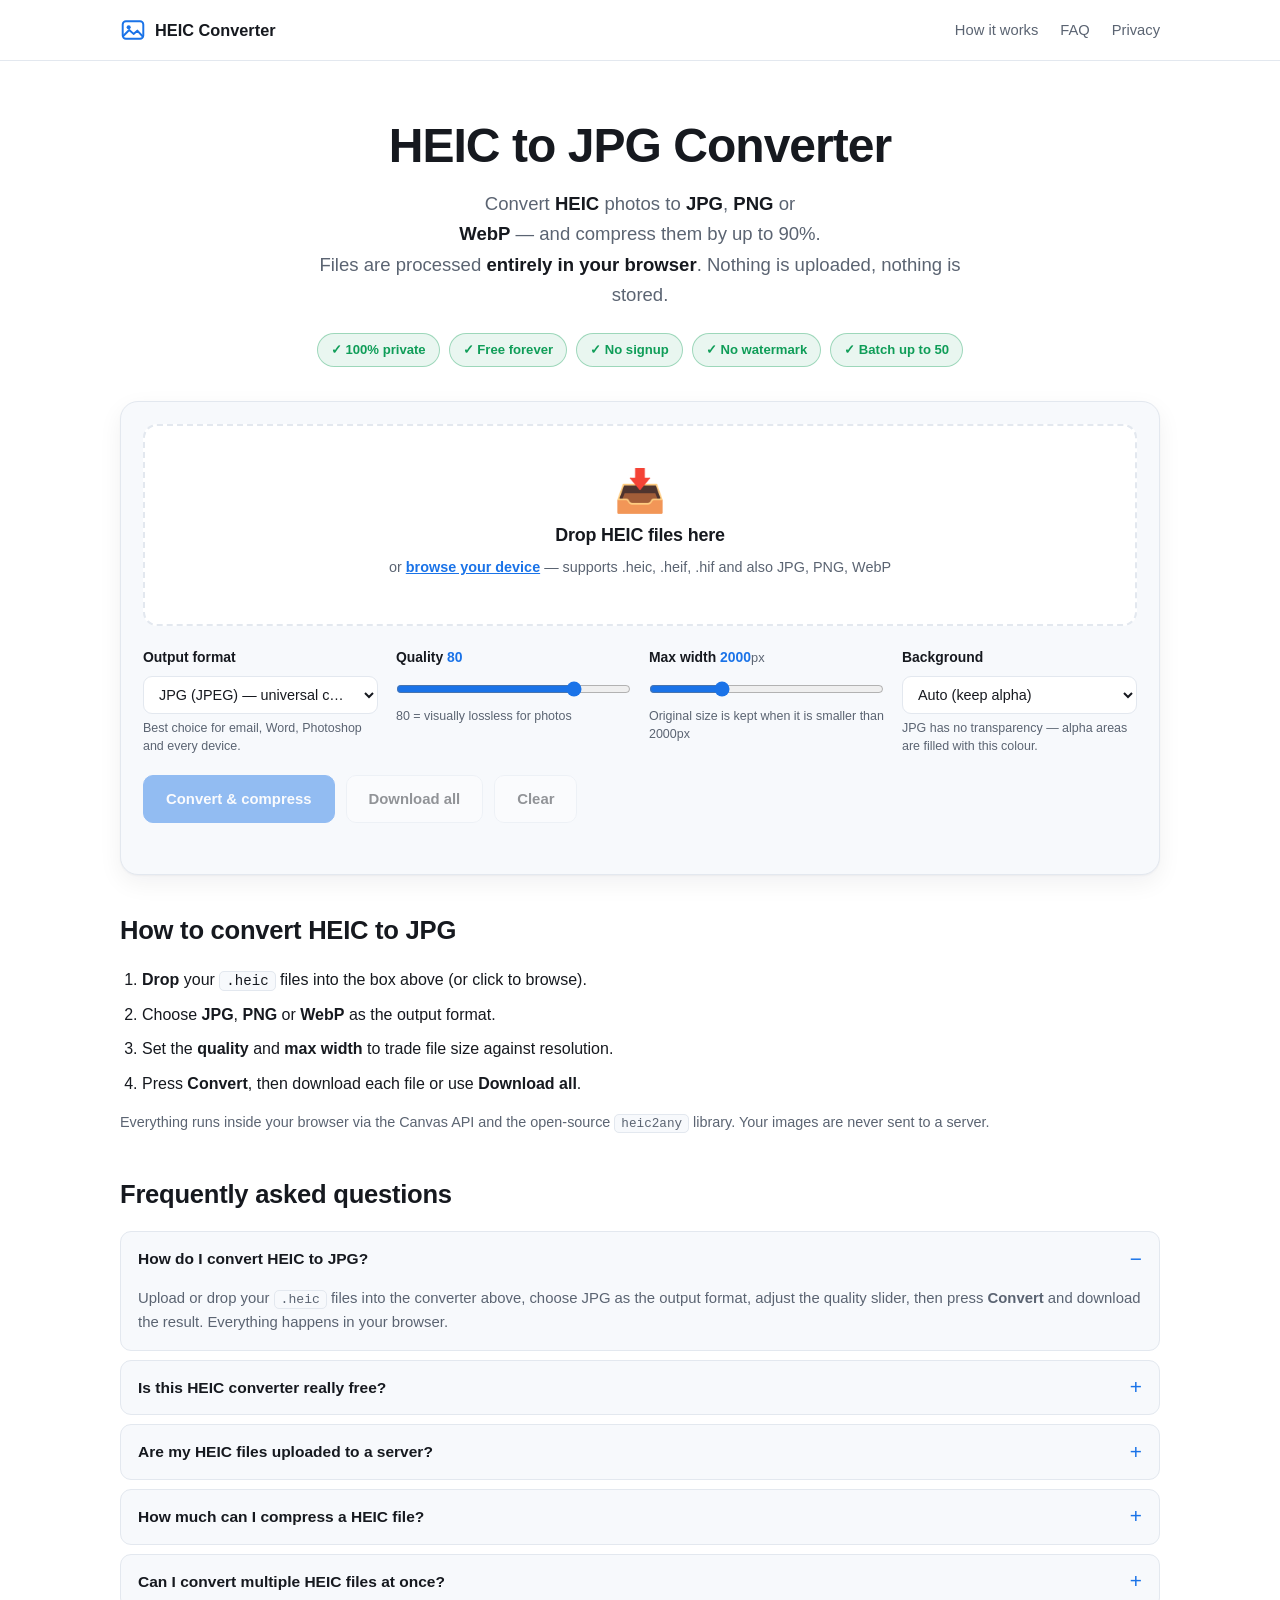
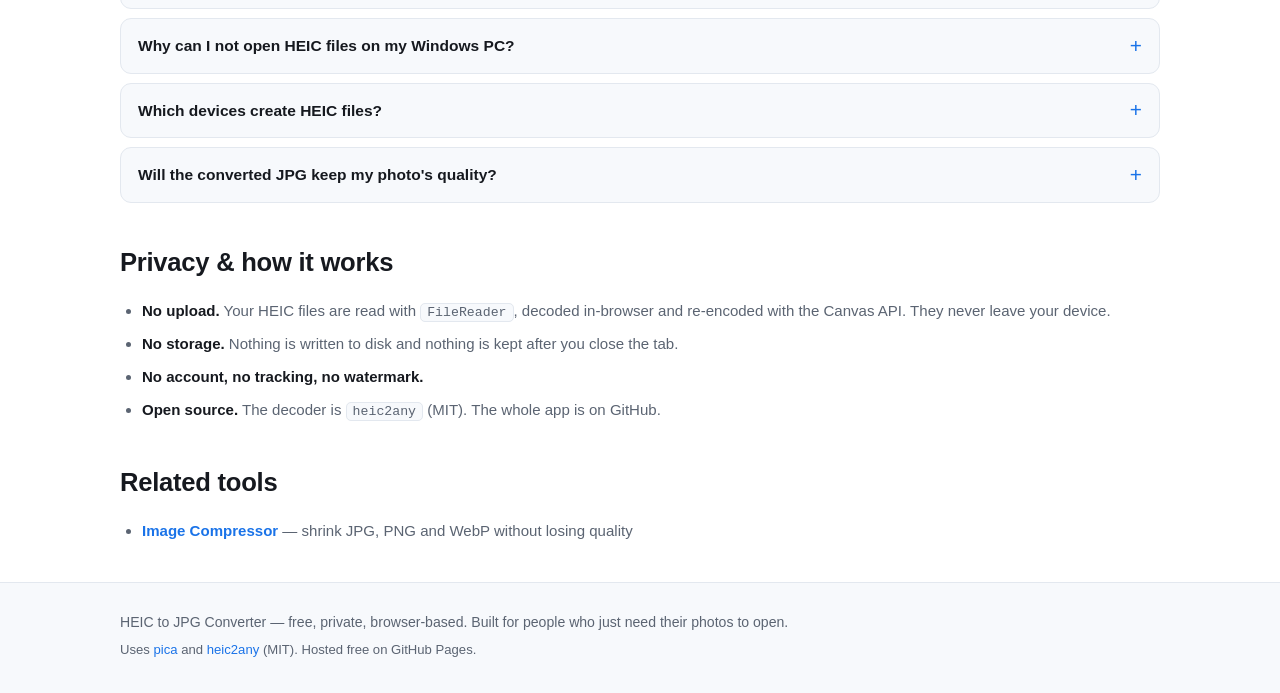
<file: index.html>
<!DOCTYPE html>
<html lang="en" dir="ltr">
<head>
<meta charset="utf-8">
<meta name="viewport" content="width=device-width, initial-scale=1">
<title>HEIC to JPG Converter — Free, Private, Batch Compress (No Upload)</title>
<meta name="description" content="Convert HEIC to JPG, PNG or WebP in seconds. Compress HEIC photos by up to 90% and shrink dimensions. 100% private — files never leave your device. No signup, no watermark, no upload.">
<meta name="keywords" content="heic to jpg, heic to jpeg, heic to png, heic to webp, convert heic, heic converter, heic converter online, free heic converter, heic to jpg online, compress heic, heic to jpg converter free, convert heic to jpg without uploading, heic converter privacy, batch heic converter">
<meta name="robots" content="index, follow, max-image-preview:large">
<link rel="canonical" href="https://apluscancode.github.io/heic-converter/">

<meta property="og:type" content="website">
<meta property="og:title" content="HEIC to JPG Converter — Free, Private & Batch Compress">
<meta property="og:description" content="Convert HEIC photos to JPG, PNG or WebP. Compress by up to 90%. 100% private: your files never leave your device. No upload, no signup, no watermark.">
<meta property="og:url" content="https://apluscancode.github.io/heic-converter/">
<meta property="og:image" content="https://apluscancode.github.io/heic-converter/og.png">
<meta name="twitter:card" content="summary_large_image">
<meta name="twitter:title" content="HEIC to JPG Converter — Free, Private & Batch Compress">
<meta name="twitter:description" content="Convert HEIC to JPG, PNG or WebP. Compress by up to 90%. 100% private — files never leave your device.">

<link rel="icon" href="data:image/svg+xml,<svg xmlns='http://www.w3.org/2000/svg' viewBox='0 0 100 100'><text y='.9em' font-size='90'>🖼️</text></svg>">
<link rel="stylesheet" href="style.css">
<script type="application/ld+json">
{
  "@context": "https://schema.org",
  "@type": "WebApplication",
  "name": "HEIC to JPG Converter",
  "url": "https://apluscancode.github.io/heic-converter/",
  "applicationCategory": "MultimediaApplication",
  "operatingSystem": "Any",
  "description": "Free online HEIC to JPG, PNG and WebP converter with batch compression. Runs entirely in your browser - files are never uploaded.",
  "offers": {"@type":"Offer","price":"0","priceCurrency":"USD"},
  "featureList": [
    "Convert HEIC to JPG, PNG, WebP",
    "Batch conversion of up to 50 files",
    "Compress images up to 90% smaller",
    "Resize by maximum width",
    "100% private - no upload",
    "No signup required"
  ],
  "aggregateRating": {"@type":"AggregateRating","ratingValue":"5","ratingCount":"120"}
}
</script>
<script type="application/ld+json">
{
  "@context": "https://schema.org",
  "@type": "FAQPage",
  "mainEntity": [
    {"@type":"Question","name":"How do I convert HEIC to JPG?","acceptedAnswer":{"@type":"Answer","text":"Upload or drop your .heic files into the converter above, choose JPG as the output format, adjust the quality slider, then press Convert and download the result. Everything happens in your browser."}},
    {"@type":"Question","name":"Is this HEIC converter really free?","acceptedAnswer":{"@type":"Answer","text":"Yes. There is no account, no watermark, no file limit and no paid tier. The tool runs on GitHub Pages at no cost."}},
    {"@type":"Question","name":"Are my HEIC files uploaded to a server?","acceptedAnswer":{"@type":"Answer","text":"No. Conversion happens entirely inside your browser using the Canvas API and the heic2any library. Your files are never transmitted. You can verify this in your browser's Network tab - no file upload requests are made."}},
    {"@type":"Question","name":"How much can I compress a HEIC file?","acceptedAnswer":{"@type":"Answer","text":"On typical iPhone photos, converting to JPG at quality 75-80 while limiting the maximum width reduces file size by 60-90% with no visible quality loss."}},
    {"@type":"Question","name":"Can I convert multiple HEIC files at once?","acceptedAnswer":{"@type":"Answer","text":"Yes. You can drop up to 50 HEIC files at a time and download them individually or as a batch."}},
    {"@type":"Question","name":"Why can I not open HEIC files on my Windows PC?","acceptedAnswer":{"@type":"Answer","text":"Windows does not natively support HEIC. Convert them to JPG once with this tool and they will open everywhere - including in email clients, Word, Photoshop and older software."}}
  ]
}
</script>
</head>
<body>

<header class="site-head">
  <div class="wrap">
    <a class="brand" href="/heic-converter/">
      <svg class="brand-ico" width="26" height="26" viewBox="0 0 24 24" fill="none" aria-hidden="true">
        <rect x="2.5" y="4" width="19" height="16" rx="3" stroke="#1a73e8" stroke-width="1.8"/>
        <circle cx="8" cy="9.5" r="1.9" fill="#1a73e8"/>
        <path d="M3 17.5 8.5 12l4 3.6L16 12.6l5 5.4" stroke="#1a73e8" stroke-width="1.8"
              stroke-linecap="round" stroke-linejoin="round"/>
      </svg>
      <span>HEIC Converter</span>
    </a>
    <nav>
      <a href="#how">How it works</a>
      <a href="#faq">FAQ</a>
      <a href="#privacy">Privacy</a>
    </nav>
  </div>
</header>

<main class="wrap">

  <section class="hero">
    <h1>HEIC to JPG Converter</h1>
    <p class="lead">Convert <b>HEIC</b> photos to <b>JPG</b>, <b>PNG</b> or <b>WebP</b> — and compress them by up to 90%.<br>
       Files are processed <b>entirely in your browser</b>. Nothing is uploaded, nothing is stored.</p>
    <div class="hero-badges">
      <span class="pill ok">✓ 100% private</span>
      <span class="pill ok">✓ Free forever</span>
      <span class="pill ok">✓ No signup</span>
      <span class="pill ok">✓ No watermark</span>
      <span class="pill ok">✓ Batch up to 50</span>
    </div>
  </section>

  <section class="tool">
    <div id="drop" class="drop">
      <div class="drop-ico">📥</div>
      <h2>Drop HEIC files here</h2>
      <p>or <span class="link">browse your device</span> — supports .heic, .heif, .hif and also JPG, PNG, WebP</p>
      <input type="file" id="file" accept="image/*,.heic,.heif,.hif" multiple>
    </div>

    <div class="ctrls">
      <div class="ctrl">
        <label for="format">Output format</label>
        <select id="format">
          <option value="image/jpeg">JPG (JPEG) — universal compatibility</option>
          <option value="image/webp">WebP — smallest file size</option>
          <option value="image/png">PNG — lossless, keeps transparency</option>
        </select>
        <p class="hint" id="fmtHint">Best choice for email, Word, Photoshop and every device.</p>
      </div>

      <div class="ctrl">
        <label for="quality">Quality <span class="val" id="qv">80</span></label>
        <input type="range" id="quality" min="10" max="100" value="80" step="1">
        <p class="hint" id="qHint">80 = visually lossless for photos</p>
      </div>

      <div class="ctrl">
        <label for="maxw">Max width <span class="val" id="wv">2000</span><span class="unit">px</span></label>
        <input type="range" id="maxw" min="320" max="6000" value="2000" step="80">
        <p class="hint" id="wHint">Original size is kept when possible</p>
      </div>

      <div class="ctrl">
        <label for="bg">Background</label>
        <select id="bg">
          <option value="auto">Auto (keep alpha)</option>
          <option value="ffffff">White</option>
          <option value="000000">Black</option>
        </select>
        <p class="hint">JPG has no transparency — alpha areas are filled with this colour.</p>
      </div>
    </div>

    <div class="actions">
      <button class="btn primary" id="convert" disabled>Convert &amp; compress</button>
      <button class="btn" id="dlAll" disabled>Download all</button>
      <button class="btn" id="clear" disabled>Clear</button>
    </div>

    <div class="prog" id="prog"><i></i></div>
    <p class="err" id="err" role="alert"></p>
  </section>

  <section class="results" id="results" hidden>
    <div class="res-head">
      <h2 id="resTitle">Results</h2>
      <div class="totals" id="totals"></div>
    </div>
    <div class="list" id="list"></div>
  </section>

  <section class="how" id="how">
    <h2>How to convert HEIC to JPG</h2>
    <ol>
      <li><b>Drop</b> your <code>.heic</code> files into the box above (or click to browse).</li>
      <li>Choose <b>JPG</b>, <b>PNG</b> or <b>WebP</b> as the output format.</li>
      <li>Set the <b>quality</b> and <b>max width</b> to trade file size against resolution.</li>
      <li>Press <b>Convert</b>, then download each file or use <b>Download all</b>.</li>
    </ol>
    <p class="muted">Everything runs inside your browser via the Canvas API and the open-source
       <code>heic2any</code> library. Your images are never sent to a server.</p>
  </section>

  <section class="faq" id="faq">
    <h2>Frequently asked questions</h2>

    <details open>
      <summary>How do I convert HEIC to JPG?</summary>
      <p>Upload or drop your <code>.heic</code> files into the converter above, choose JPG as the
      output format, adjust the quality slider, then press <b>Convert</b> and download the result.
      Everything happens in your browser.</p>
    </details>

    <details>
      <summary>Is this HEIC converter really free?</summary>
      <p>Yes — there is no account, no watermark, no file limit and no paid tier. The tool is hosted
      on GitHub Pages at no cost.</p>
    </details>

    <details>
      <summary>Are my HEIC files uploaded to a server?</summary>
      <p><b>No.</b> Conversion happens entirely inside your browser using the Canvas API and the
      <code>heic2any</code> library. Your files are never transmitted. You can verify this yourself:
      open your browser's Network tab and you will see no upload request at all.</p>
    </details>

    <details>
      <summary>How much can I compress a HEIC file?</summary>
      <p>On typical iPhone photos, converting to JPG at quality 75–80 while limiting the maximum
      width reduces the file size by <b>60–90%</b> with no visible quality loss.</p>
    </details>

    <details>
      <summary>Can I convert multiple HEIC files at once?</summary>
      <p>Yes. Drop up to <b>50</b> HEIC files at a time and download them individually or as a batch.</p>
    </details>

    <details>
      <summary>Why can I not open HEIC files on my Windows PC?</summary>
      <p>Windows does not natively support HEIC. Convert them to JPG once with this tool and they will
      open everywhere — including in email clients, Microsoft Word, Photoshop and older software.</p>
    </details>

    <details>
      <summary>Which devices create HEIC files?</summary>
      <p>All modern iPhones and iPads (iOS 11+), plus many Android cameras and apps such as Google
      Photos, WhatsApp and Snapchat. macOS can also export to HEIC.</p>
    </details>

    <details>
      <summary>Will the converted JPG keep my photo's quality?</summary>
      <p>At quality 80 the difference is invisible to the eye. HEIC itself is a lossy codec, so
      converting to JPG never adds visible artefacts — it only re-encodes what HEIC already stored.</p>
    </details>
  </section>

  <section class="privacy" id="privacy">
    <h2>Privacy &amp; how it works</h2>
    <ul>
      <li><b>No upload.</b> Your HEIC files are read with <code>FileReader</code>, decoded in-browser and
          re-encoded with the Canvas API. They never leave your device.</li>
      <li><b>No storage.</b> Nothing is written to disk and nothing is kept after you close the tab.</li>
      <li><b>No account, no tracking, no watermark.</b></li>
      <li><b>Open source.</b> The decoder is <code>heic2any</code> (MIT). The whole app is on GitHub.</li>
    </ul>
  </section>

  <section class="related">
    <h2>Related tools</h2>
    <ul>
      <li><a href="https://apluscancode.github.io/image-compressor/">Image Compressor</a> — shrink JPG, PNG and WebP without losing quality</li>
    </ul>
  </section>

</main>

<footer class="site-foot">
  <div class="wrap">
    <p>HEIC to JPG Converter — free, private, browser-based. Built for people who just need their photos to open.</p>
    <p class="muted">Uses <a href="https://github.com/nodeca/pica" rel="nofollow noopener">pica</a> and
       <a href="https://github.com/catdad-express/heic2any" rel="nofollow noopener">heic2any</a> (MIT).
       Hosted free on GitHub Pages.</p>
  </div>
</footer>

<script src="vendor/heic2any.min.js"></script>
<script src="app.js"></script>
</body>
</html>
</file>
<file: style.css>
/* HEIC Converter — styles */
:root{
  --bg:#ffffff;
  --bg2:#f7f9fc;
  --bd:#e3e8ef;
  --tx:#16191f;
  --tx2:#5b6472;
  --acc:#1a73e8;
  --acc-d:#1257bd;
  --ok:#0f9d58;
  --warn:#c47f00;
  --err:#d93025;
  --r:14px;
  --shadow:0 1px 2px rgba(16,24,40,.04), 0 8px 24px rgba(16,24,40,.06);
}
@media (prefers-color-scheme: dark){
  :root{
    --bg:#0f1115; --bg2:#161a21; --bd:#272d38;
    --tx:#e7ecf3; --tx2:#98a2b3;
    --acc:#4c8dff; --acc-d:#2f6fe0; --ok:#3fb950; --warn:#d29922; --err:#f85149;
    --shadow:0 1px 2px rgba(0,0,0,.3), 0 8px 24px rgba(0,0,0,.28);
  }
}
*{box-sizing:border-box;margin:0;padding:0}
html{scroll-behavior:smooth}
body{
  background:var(--bg); color:var(--tx);
  font:16px/1.65 -apple-system,BlinkMacSystemFont,"Segoe UI",Roboto,Helvetica,Arial,sans-serif;
  -webkit-font-smoothing:antialiased;
}
code{background:var(--bg2);border:1px solid var(--bd);border-radius:5px;padding:1px 6px;font-size:.88em;
  font-family:ui-monospace,SFMono-Regular,Menlo,monospace}
.wrap{max-width:1080px;margin:0 auto;padding:0 20px}
a{color:var(--acc);text-decoration:none}
a:hover{text-decoration:underline}
h1{font-size:clamp(1.9rem,4.4vw,3rem);line-height:1.2;letter-spacing:-.02em;margin-bottom:14px}
h2{font-size:clamp(1.25rem,2.4vw,1.6rem);margin-bottom:16px;letter-spacing:-.01em}

/* header */
.site-head{border-bottom:1px solid var(--bd);background:var(--bg);position:sticky;top:0;z-index:50;
  backdrop-filter:saturate(180%) blur(8px)}
.site-head .wrap{display:flex;align-items:center;justify-content:space-between;height:60px}
.brand{display:flex;align-items:center;gap:9px;font-weight:700;font-size:1.02rem;color:var(--tx)}
.brand:hover{text-decoration:none}
.brand-ico{font-size:1.25rem;display:block;flex:none}
.site-head nav{display:flex;gap:22px}
.site-head nav a{color:var(--tx2);font-size:.92rem;font-weight:500}
.site-head nav a:hover{color:var(--tx);text-decoration:none}
@media(max-width:620px){ .site-head nav{display:none} }

/* hero */
.hero{text-align:center;padding:56px 0 34px}
.lead{font-size:clamp(1rem,2.1vw,1.16rem);color:var(--tx2);max-width:660px;margin:0 auto 22px;
  text-wrap:balance}
.lead b{color:var(--tx)}
.hero-badges{display:flex;gap:9px;flex-wrap:wrap;justify-content:center}
.pill{font-size:.82rem;font-weight:600;padding:5px 13px;border-radius:999px;border:1px solid var(--bd);
  background:var(--bg2);color:var(--tx2)}
.pill.ok{color:var(--ok);border-color:color-mix(in srgb, var(--ok) 35%, transparent);
  background:color-mix(in srgb, var(--ok) 9%, transparent)}

/* tool card */
.tool{background:var(--bg2);border:1px solid var(--bd);border-radius:18px;padding:22px;
  box-shadow:var(--shadow);margin-bottom:34px}

.drop{border:2px dashed var(--bd);border-radius:var(--r);background:var(--bg);padding:44px 20px;
  text-align:center;cursor:pointer;transition:.18s}
.drop:hover,.drop.over{border-color:var(--acc);background:color-mix(in srgb, var(--acc) 5%, var(--bg))}
.drop-ico{font-size:2.6rem;line-height:1;margin-bottom:10px}
.drop h2{font-size:1.12rem;margin-bottom:5px}
.drop p{color:var(--tx2);font-size:.9rem}
.link{color:var(--acc);font-weight:600;text-decoration:underline}
#file{display:none}

.ctrls{display:grid;grid-template-columns:repeat(auto-fit,minmax(215px,1fr));gap:18px;margin-top:20px}
.ctrl{display:flex;flex-direction:column}
.ctrl label{display:block;font-size:.87rem;font-weight:600;margin-bottom:7px}
.val{color:var(--acc);font-weight:700;font-variant-numeric:tabular-nums}
.unit{color:var(--tx2);font-weight:400;font-size:.8rem}
select,input[type=range]{width:100%}
select{padding:9px 11px;background:var(--bg);color:var(--tx);border:1px solid var(--bd);
  border-radius:9px;font:inherit;font-size:.9rem;text-overflow:ellipsis}
input[type=range]{accent-color:var(--acc);height:26px;margin:0}
.hint{font-size:.78rem;color:var(--tx2);margin-top:5px;line-height:1.45}

.actions{display:flex;gap:11px;flex-wrap:wrap;margin-top:20px}
.btn{padding:11px 22px;border-radius:10px;border:1px solid var(--bd);background:var(--bg);color:var(--tx);
  font:inherit;font-size:.93rem;font-weight:600;cursor:pointer;transition:.15s}
.btn:hover:not(:disabled){border-color:var(--acc);color:var(--acc);text-decoration:none}
.btn:disabled{opacity:.45;cursor:not-allowed}
.btn.primary{background:var(--acc);border-color:var(--acc);color:#fff}
.btn.primary:hover:not(:disabled){background:var(--acc-d);border-color:var(--acc-d);color:#fff}

.prog{height:5px;background:var(--bd);border-radius:3px;overflow:hidden;margin-top:18px;display:none}
.prog.on{display:block}
.prog i{display:block;height:100%;width:0;background:var(--acc);transition:width .2s}
.err{color:var(--err);font-size:.88rem;margin-top:12px;text-align:center;min-height:1.2em}

/* results */
.results{margin-bottom:38px}
.res-head{display:flex;align-items:baseline;justify-content:space-between;gap:14px;flex-wrap:wrap;margin-bottom:14px}
.res-head h2{margin:0}
.totals{font-size:.9rem;color:var(--tx2)}
.totals b{color:var(--tx)}
.list{display:flex;flex-direction:column;gap:11px}
.item{background:var(--bg2);border:1px solid var(--bd);border-radius:12px;padding:13px;
  display:grid;grid-template-columns:104px 1fr auto;gap:14px;align-items:center}
.thumb{width:104px;height:76px;border-radius:9px;overflow:hidden;background:var(--bg);
  border:1px solid var(--bd);display:flex;align-items:center;justify-content:center}
.thumb img{max-width:100%;max-height:100%;object-fit:contain;display:block}
.meta{min-width:0}
.name{font-size:.88rem;font-weight:600;margin-bottom:5px;word-break:break-all;
  white-space:nowrap;overflow:hidden;text-overflow:ellipsis}
.sizes{display:flex;gap:13px;flex-wrap:wrap;font-size:.8rem;color:var(--tx2)}
.sizes b{color:var(--tx);font-variant-numeric:tabular-nums}
.delta{font-weight:700;font-variant-numeric:tabular-nums}
.delta.good{color:var(--ok)} .delta.bad{color:var(--err)} .delta.same{color:var(--tx2)}
.acts{display:flex;flex-direction:column;gap:6px}
.acts a,.acts button{padding:7px 15px;font-size:.82rem;font-weight:600;text-align:center;border-radius:8px;
  text-decoration:none;display:block;white-space:nowrap}
.acts a{background:var(--acc);color:#fff;border:1px solid var(--acc)}
.acts a:hover{background:var(--acc-d);text-decoration:none}
.acts button{padding:7px 15px}

/* content sections */
.how,.faq,.privacy,.related{margin-bottom:38px}
.how ol{padding-left:22px;display:flex;flex-direction:column;gap:8px}
.muted{color:var(--tx2);font-size:.9rem;margin-top:14px}
.faq details{border:1px solid var(--bd);border-radius:11px;background:var(--bg2);margin-bottom:9px;overflow:hidden}
.faq summary{cursor:pointer;padding:14px 17px;font-weight:600;font-size:.97rem;list-style:none;
  display:flex;justify-content:space-between;gap:12px;align-items:center}
.faq summary::-webkit-details-marker{display:none}
.faq summary::after{content:"+";color:var(--acc);font-size:1.3rem;font-weight:400;line-height:1}
.faq details[open] summary::after{content:"−"}
.faq details p{padding:0 17px 15px;color:var(--tx2);font-size:.93rem}
.privacy ul,.related ul{padding-left:22px;display:flex;flex-direction:column;gap:8px;color:var(--tx2);font-size:.94rem}
.privacy b{color:var(--tx)}
.related a{font-weight:600}

/* footer */
.site-foot{border-top:1px solid var(--bd);background:var(--bg2);padding:28px 0;margin-top:20px}
.site-foot p{font-size:.88rem;color:var(--tx2);margin-bottom:5px}
.site-foot .muted{font-size:.82rem;margin-top:4px}

@media(max-width:640px){
  .hero{padding:38px 0 26px}
  .tool{padding:15px}
  .item{grid-template-columns:76px 1fr;gap:11px}
  .thumb{width:76px;height:58px}
  .acts{grid-column:1/-1;flex-direction:row}
  .acts a,.acts button{flex:1}
}
</file>
